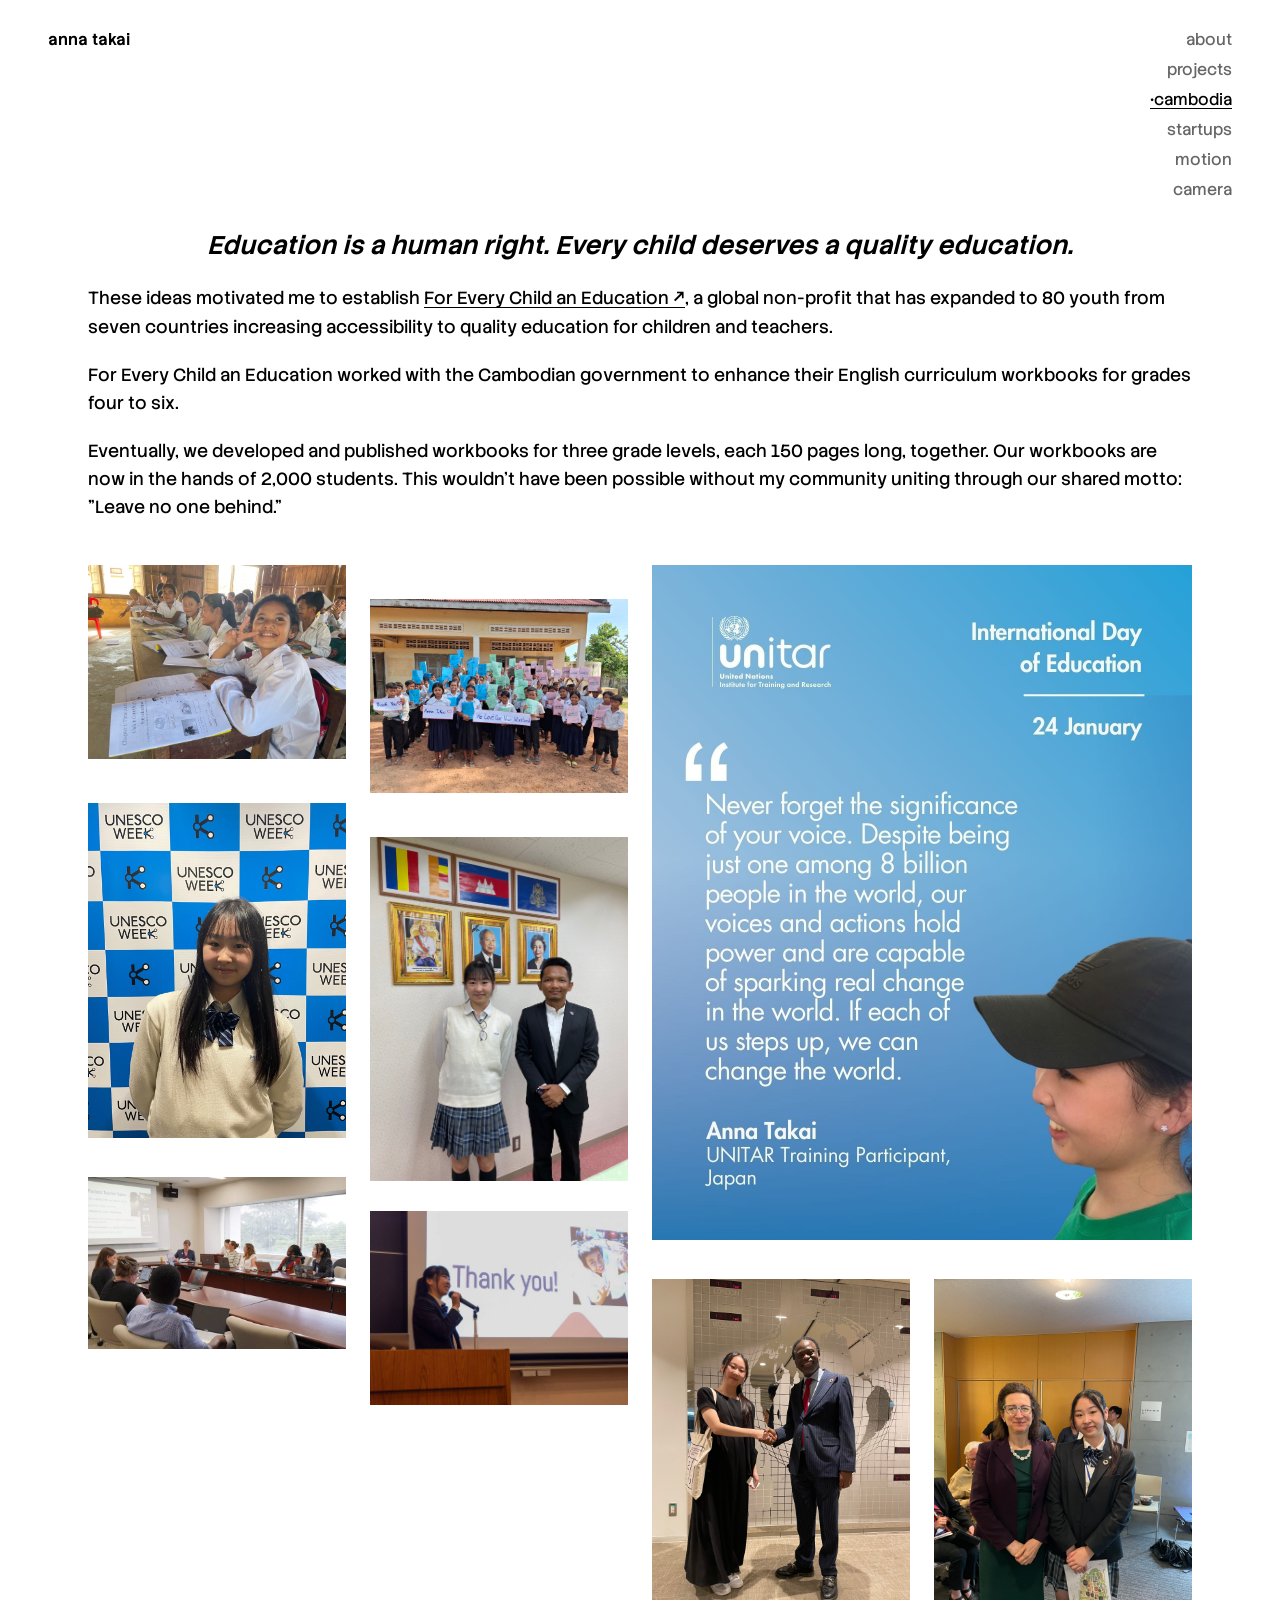
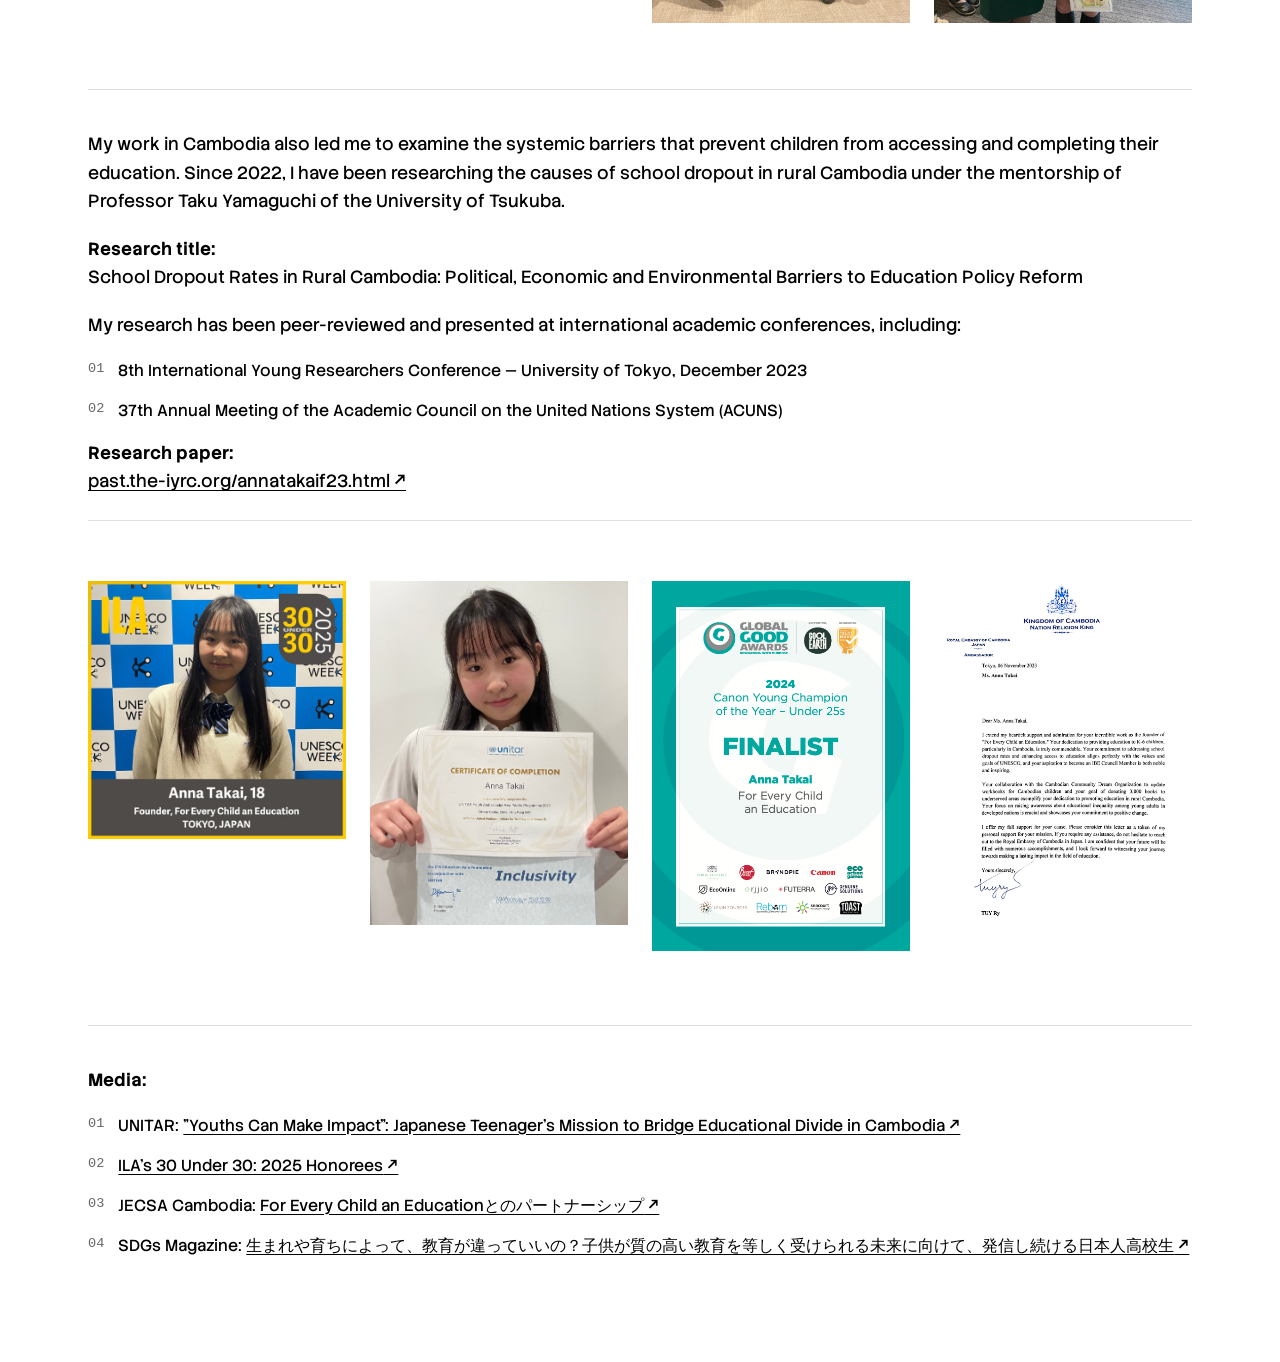
<file: cambodia.html>
<!doctype html>
<html lang="en">
<head>
<meta charset="utf-8">
<meta name="viewport" content="width=device-width, initial-scale=1">
<title>anna takai — cambodia</title>
<link rel="preconnect" href="https://fonts.googleapis.com">
<link rel="preconnect" href="https://fonts.gstatic.com" crossorigin>
<link href="https://fonts.googleapis.com/css2?family=Stack+Sans+Text:wght@200..700&display=swap" rel="stylesheet">
<link rel="stylesheet" href="style.css?v=40">
</head>
<body class="page">

<header class="site-header">
  <a class="name" href="index.html">anna takai</a>
  <nav>
    <a href="index.html">about</a>
    <a href="projects.html">projects</a>
    <a href="cambodia.html" class="active">cambodia</a>
    <a href="startups.html">startups</a>
    <a href="motion.html">motion</a>
    <a href="camera.html">camera</a>
  </nav>
</header>

<main>
  <h2 class="page-heading">Education is a human right. Every child deserves a quality education.</h2>
  <div class="story">
    <p>These ideas motivated me to establish <a class="external" href="https://foreverychildaneducation.org/" target="_blank" rel="noopener">For Every Child an Education</a>, a global non-profit that has expanded to 80 youth from seven countries increasing accessibility to quality education for children and teachers.</p>
    <p>For Every Child an Education worked with the Cambodian government to enhance their English curriculum workbooks for grades four to six.</p>
    <p>Eventually, we developed and published workbooks for three grade levels, each 150 pages long, together. Our workbooks are now in the hands of 2,000 students. This wouldn't have been possible without my community uniting through our shared motto: "Leave no one behind."</p>
  </div>

  <div class="gallery-grid size-m">
    <div class="cell"><img src="images/cambodia-real/img-7025.jpg" alt=""></div>
    <div class="cell cell-large"><img src="images/cambodia-real/unitar-quote.jpeg" alt=""></div>
    <div class="cell"><img src="images/cambodia-real/img-9636.jpg" alt=""></div>
    <div class="cell"><img src="images/cambodia-real/unesco-week.png" alt=""></div>
    <div class="cell"><img src="images/cambodia-real/cambodia-embassy.jpg" alt=""></div>
    <div class="cell"><img src="images/cambodia-real/acuns-roundtable.jpg" alt=""></div>
    <div class="cell"><img src="images/cambodia-real/iyrc-speech.jpg" alt=""></div>
    <div class="cell"><img src="images/cambodia-real/img-9457.jpg" alt=""></div>
    <div class="cell"><img src="images/cambodia-real/img-7607.jpg" alt=""></div>
  </div>

  <div class="section-divider"></div>

  <div class="story">
    <p>My work in Cambodia also led me to examine the systemic barriers that prevent children from accessing and completing their education. Since 2022, I have been researching the causes of school dropout in rural Cambodia under the mentorship of Professor Taku Yamaguchi of the University of Tsukuba.</p>

    <p><strong>Research title:</strong><br>School Dropout Rates in Rural Cambodia: Political, Economic and Environmental Barriers to Education Policy Reform</p>

    <p>My research has been peer-reviewed and presented at international academic conferences, including:</p>

    <div class="list-item"><span class="idx">01</span><span>8th International Young Researchers Conference — University of Tokyo, December 2023</span></div>
    <div class="list-item"><span class="idx">02</span><span>37th Annual Meeting of the Academic Council on the United Nations System (ACUNS)</span></div>

    <p><strong>Research paper:</strong><br><a class="external" href="https://past.the-iyrc.org/annatakaif23.html" target="_blank" rel="noopener">past.the-iyrc.org/annatakaif23.html</a></p>
  </div>

  <div class="section-divider"></div>

  <div class="gallery-grid size-m">
    <div class="cell">
      <a href="documents/30-under-30-certificate.pdf" target="_blank" rel="noopener">
        <img src="images/cambodia-real/ila-30-under-30-badge.jpg" alt="">
      </a>
    </div>
    <div class="cell"><img src="images/cambodia-real/unitar-certificate.jpg" alt=""></div>
    <div class="cell"><img src="images/cambodia-real/global-good-awards.png" alt=""></div>
    <div class="cell"><img src="images/cambodia-real/cambodia-embassy-letter.png" alt=""></div>
  </div>

  <div class="section-divider"></div>

  <div class="story">
    <p><strong>Media:</strong></p>

    <div class="list-item"><span class="idx">01</span><span>UNITAR: <a class="external" href="https://unitar.org/about/news-stories/stories/youths-can-make-impact-japanese-teenagers-mission-bridge-educational-divide-cambodia" target="_blank" rel="noopener">"Youths Can Make Impact": Japanese Teenager's Mission to Bridge Educational Divide in Cambodia</a></span></div>
    <div class="list-item"><span class="idx">02</span><span><a class="external" href="https://www.literacyworldwide.org/docs/default-source/communications/literacy-today/ila-2025-30-under-30.pdf?sfvrsn=174d9413_4" target="_blank" rel="noopener">ILA's 30 Under 30: 2025 Honorees</a></span></div>
    <div class="list-item"><span class="idx">03</span><span>JECSA Cambodia: <a class="external" href="https://jecsa-cambodia.org/activity/post-29624/" target="_blank" rel="noopener">For Every Child an Educationとのパートナーシップ</a></span></div>
    <div class="list-item"><span class="idx">04</span><span>SDGs Magazine: <a class="external" href="https://sdgsmagazine.jp/2022/09/20/7630/" target="_blank" rel="noopener">生まれや育ちによって、教育が違っていいの？子供が質の高い教育を等しく受けられる未来に向けて、発信し続ける日本人高校生</a></span></div>
  </div>
</main>

<script src="script.js?v=3"></script>
</body>
</html>
</file>
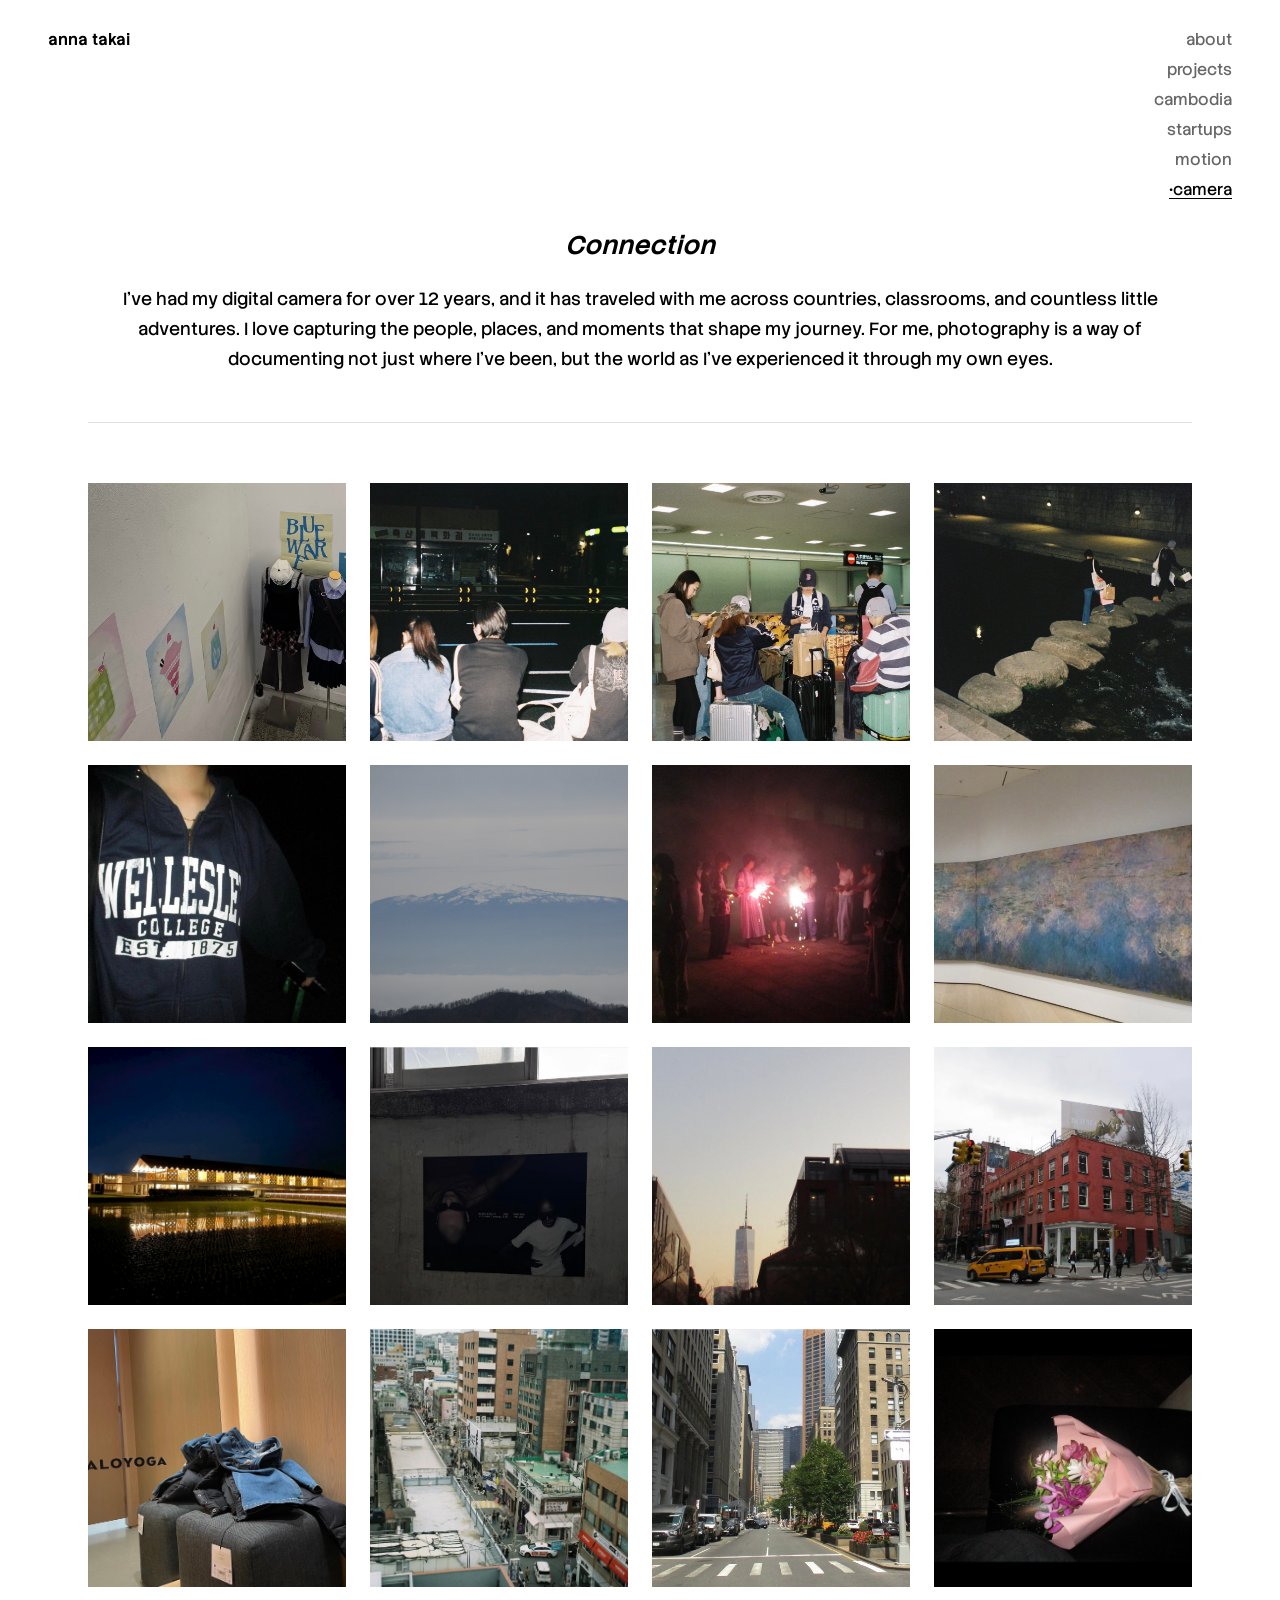
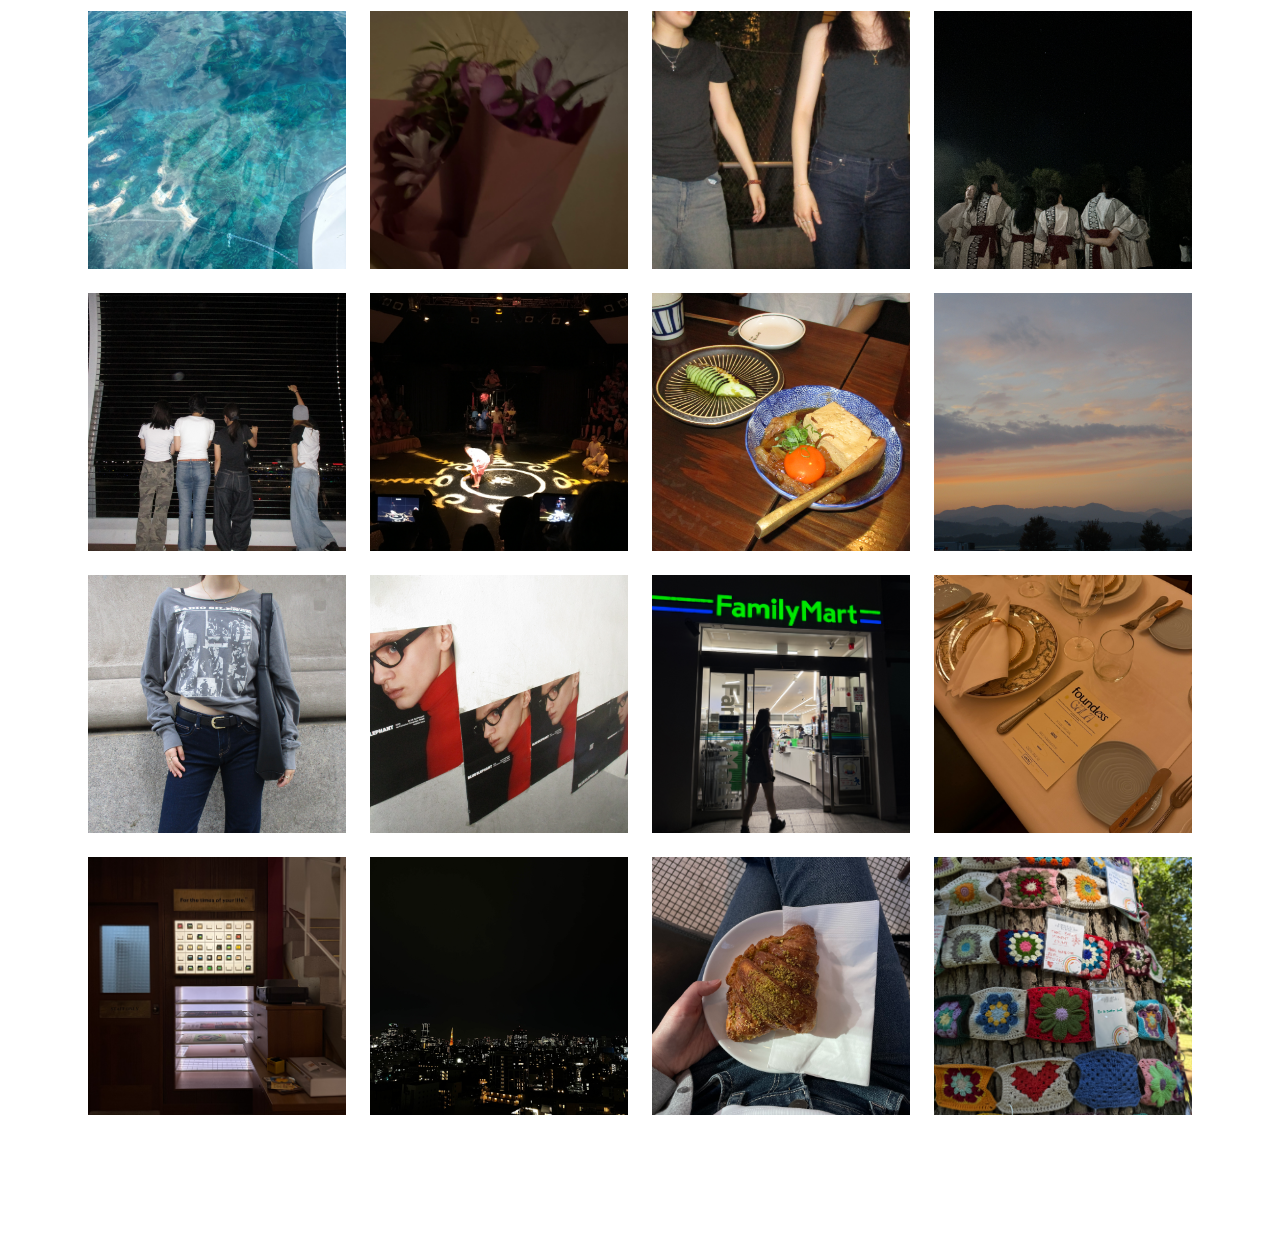
<file: camera.html>
<!doctype html>
<html lang="en">
<head>
<meta charset="utf-8">
<meta name="viewport" content="width=device-width, initial-scale=1">
<title>anna takai — camera</title>
<link rel="preconnect" href="https://fonts.googleapis.com">
<link rel="preconnect" href="https://fonts.gstatic.com" crossorigin>
<link href="https://fonts.googleapis.com/css2?family=Stack+Sans+Text:wght@200..700&display=swap" rel="stylesheet">
<link rel="stylesheet" href="style.css?v=40">
</head>
<body class="page">

<header class="site-header">
  <a class="name" href="index.html">anna takai</a>
  <nav>
    <a href="index.html">about</a>
    <a href="projects.html">projects</a>
    <a href="cambodia.html">cambodia</a>
    <a href="startups.html">startups</a>
    <a href="motion.html">motion</a>
    <a href="camera.html" class="active">camera</a>
  </nav>
</header>

<main>
  <h2 class="page-heading">Connection</h2>
  <p class="motion-intro">I've had my digital camera for over 12 years, and it has traveled with me across countries, classrooms, and countless little adventures. I love capturing the people, places, and moments that shape my journey. For me, photography is a way of documenting not just where I've been, but the world as I've experienced it through my own eyes.</p>

  <div class="section-divider"></div>

  <!-- edit each caption span's text if you want a hover description on that photo -->
  <div class="gallery-grid cropped size-m">
    <div class="cell"><img src="images/aesthetic-real/photo-01.jpg" alt=""><span class="caption"></span></div>
    <div class="cell"><img src="images/aesthetic-real/photo-02.jpg" alt=""><span class="caption"></span></div>
    <div class="cell"><img src="images/aesthetic-real/photo-03.jpg" alt=""><span class="caption"></span></div>
    <div class="cell"><img src="images/aesthetic-real/photo-04.jpg" alt=""><span class="caption"></span></div>
    <div class="cell"><img src="images/aesthetic-real/photo-05.jpg" alt=""><span class="caption"></span></div>
    <div class="cell"><img src="images/aesthetic-real/photo-39.jpg" alt=""><span class="caption"></span></div>
    <div class="cell"><img src="images/aesthetic-real/photo-07.jpg" alt=""><span class="caption"></span></div>
    <div class="cell"><img src="images/aesthetic-real/photo-08.jpg" alt=""><span class="caption"></span></div>
    <div class="cell"><img src="images/aesthetic-real/photo-09.jpg" alt=""><span class="caption"></span></div>
    <div class="cell"><img src="images/aesthetic-real/photo-10.jpg" alt=""><span class="caption"></span></div>
    <div class="cell"><img src="images/aesthetic-real/photo-11.jpg" alt=""><span class="caption"></span></div>
    <div class="cell"><img src="images/aesthetic-real/photo-12.jpg" alt=""><span class="caption"></span></div>
    <div class="cell"><img src="images/aesthetic-real/photo-13.jpg" alt=""><span class="caption"></span></div>
    <div class="cell"><img src="images/aesthetic-real/photo-14.jpg" alt=""><span class="caption"></span></div>
    <div class="cell"><img src="images/aesthetic-real/photo-15.jpg" alt=""><span class="caption"></span></div>
    <div class="cell"><img src="images/aesthetic-real/photo-16.png" alt=""><span class="caption"></span></div>
    <div class="cell"><img src="images/aesthetic-real/photo-17.jpg" alt=""><span class="caption"></span></div>
    <div class="cell"><img src="images/aesthetic-real/photo-18.jpg" alt=""><span class="caption"></span></div>    <div class="cell"><img src="images/aesthetic-real/photo-20.jpg" alt=""><span class="caption"></span></div>    <div class="cell"><img src="images/aesthetic-real/photo-22.jpg" alt=""><span class="caption"></span></div>
    <div class="cell"><img src="images/aesthetic-real/photo-23.jpg" alt=""><span class="caption"></span></div>
    <div class="cell"><img src="images/aesthetic-real/photo-37.jpg" alt=""><span class="caption"></span></div>    <div class="cell"><img src="images/aesthetic-real/photo-26.jpg" alt=""><span class="caption"></span></div>
    <div class="cell"><img src="images/aesthetic-real/photo-38.jpg" alt=""><span class="caption"></span></div>
    <div class="cell"><img src="images/aesthetic-real/photo-28.jpg" alt=""><span class="caption"></span></div>
    <div class="cell"><img src="images/aesthetic-real/photo-29.jpg" alt=""><span class="caption"></span></div>
    <div class="cell"><img src="images/aesthetic-real/photo-30.jpg" alt=""><span class="caption"></span></div>
    <div class="cell"><img src="images/aesthetic-real/photo-31.jpg" alt=""><span class="caption"></span></div>
    <div class="cell"><img src="images/aesthetic-real/photo-34.jpg" alt=""><span class="caption"></span></div>
    <div class="cell"><img src="images/aesthetic-real/photo-35.jpg" alt=""><span class="caption"></span></div>
    <div class="cell"><img src="images/aesthetic-real/photo-36.jpg" alt=""><span class="caption"></span></div>
    <div class="cell"><img src="images/aesthetic-real/photo-40.jpg" alt=""><span class="caption"></span></div>
  </div>
</main>

<script src="script.js?v=3"></script>
<script src="lightbox.js"></script>
</body>
</html>
</file>
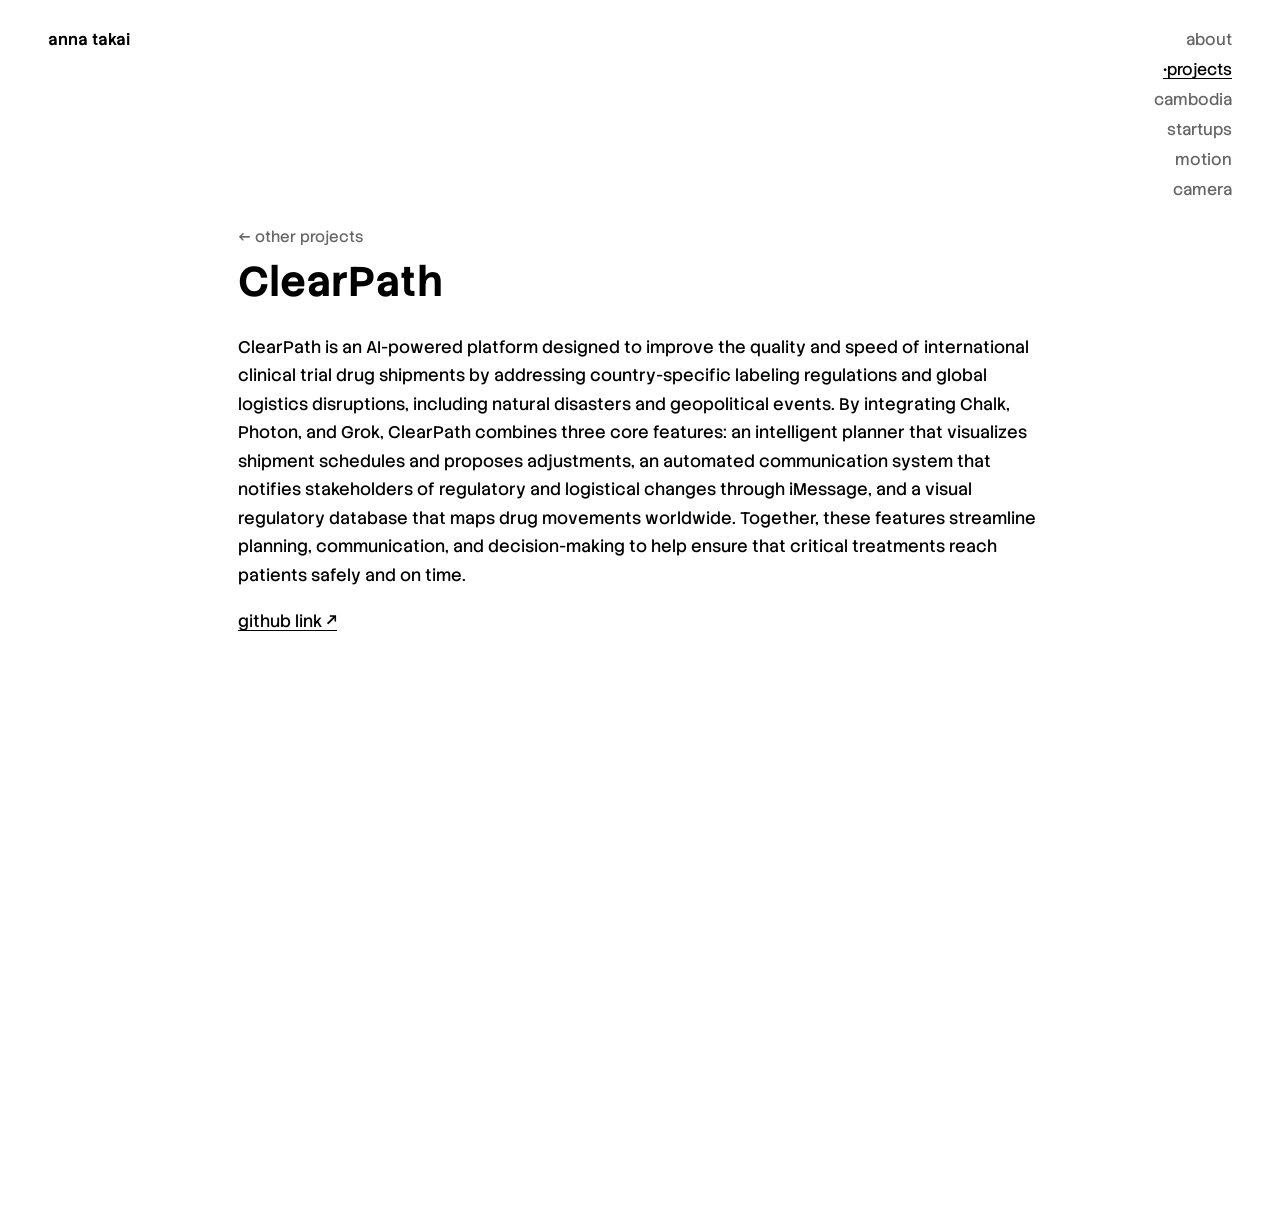
<file: clearpath.html>
<!doctype html>
<html lang="en">
<head>
<meta charset="utf-8">
<meta name="viewport" content="width=device-width, initial-scale=1">
<title>anna takai — clearpath</title>
<link rel="preconnect" href="https://fonts.googleapis.com">
<link rel="preconnect" href="https://fonts.gstatic.com" crossorigin>
<link href="https://fonts.googleapis.com/css2?family=Stack+Sans+Text:wght@200..700&display=swap" rel="stylesheet">
<link rel="stylesheet" href="style.css?v=40">
</head>
<body class="page">

<header class="site-header">
  <a class="name" href="index.html">anna takai</a>
  <nav>
    <a href="index.html">about</a>
    <a href="projects.html" class="active">projects</a>
    <a href="cambodia.html">cambodia</a>
    <a href="startups.html">startups</a>
    <a href="motion.html">motion</a>
    <a href="camera.html">camera</a>
  </nav>
</header>

<main class="narrow">
  <div class="project-detail">
    <div class="project-title-row">
      <a class="project-back" href="projects.html">&larr; other projects</a>
      <h1 class="project-title">ClearPath</h1>
    </div>
    <p class="project-description">ClearPath is an AI-powered platform designed to improve the quality and speed of international clinical trial drug shipments by addressing country-specific labeling regulations and global logistics disruptions, including natural disasters and geopolitical events. By integrating Chalk, Photon, and Grok, ClearPath combines three core features: an intelligent planner that visualizes shipment schedules and proposes adjustments, an automated communication system that notifies stakeholders of regulatory and logistical changes through iMessage, and a visual regulatory database that maps drug movements worldwide. Together, these features streamline planning, communication, and decision-making to help ensure that critical treatments reach patients safely and on time.</p>
    <p class="project-link"><a class="external" href="https://github.com/oliverywu/ClearPath/tree/main" target="_blank" rel="noopener">github link</a></p>
    <iframe class="project-video" style="aspect-ratio:16/9;" src="https://www.youtube.com/embed/yicXCW7Uulg" title="ClearPath demo" frameborder="0" allow="accelerometer; autoplay; clipboard-write; encrypted-media; gyroscope; picture-in-picture; web-share" allowfullscreen></iframe>
  </div>
</main>

<script src="script.js?v=3"></script>
</body>
</html>
</file>
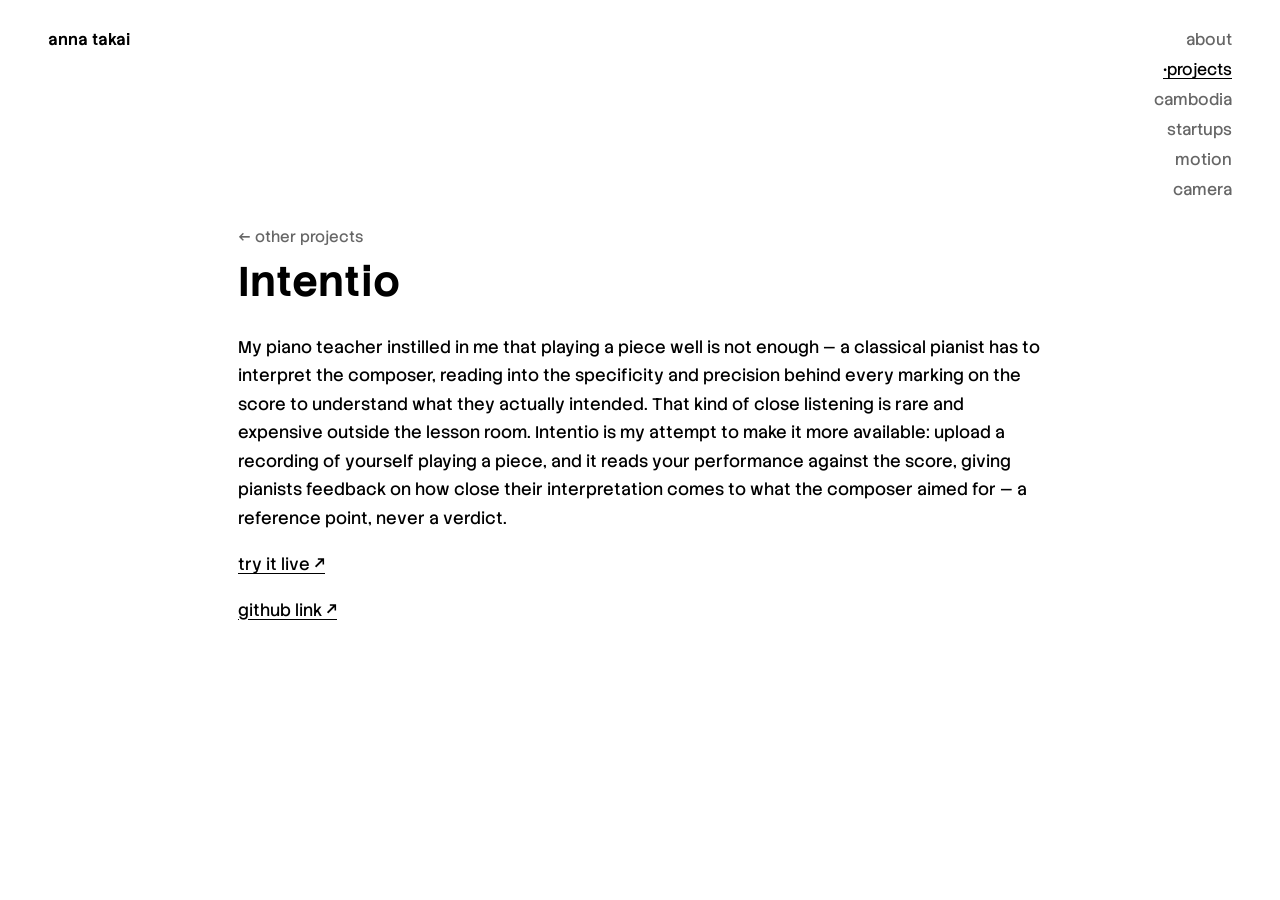
<file: intentio.html>
<!doctype html>
<html lang="en">
<head>
<meta charset="utf-8">
<meta name="viewport" content="width=device-width, initial-scale=1">
<title>anna takai — intentio</title>
<link rel="preconnect" href="https://fonts.googleapis.com">
<link rel="preconnect" href="https://fonts.gstatic.com" crossorigin>
<link href="https://fonts.googleapis.com/css2?family=Stack+Sans+Text:wght@200..700&display=swap" rel="stylesheet">
<link rel="stylesheet" href="style.css?v=40">
</head>
<body class="page">

<header class="site-header">
  <a class="name" href="index.html">anna takai</a>
  <nav>
    <a href="index.html">about</a>
    <a href="projects.html" class="active">projects</a>
    <a href="cambodia.html">cambodia</a>
    <a href="startups.html">startups</a>
    <a href="motion.html">motion</a>
    <a href="camera.html">camera</a>
  </nav>
</header>

<main class="narrow">
  <div class="project-detail">
    <div class="project-title-row">
      <a class="project-back" href="projects.html">&larr; other projects</a>
      <h1 class="project-title">Intentio</h1>
    </div>
    <p class="project-description">My piano teacher instilled in me that playing a piece well is not enough — a classical pianist has to interpret the composer, reading into the specificity and precision behind every marking on the score to understand what they actually intended. That kind of close listening is rare and expensive outside the lesson room. Intentio is my attempt to make it more available: upload a recording of yourself playing a piece, and it reads your performance against the score, giving pianists feedback on how close their interpretation comes to what the composer aimed for — a reference point, never a verdict.</p>
    <p class="project-link"><a class="external" href="https://music-y0ro.onrender.com/" target="_blank" rel="noopener">try it live</a></p>
    <p class="project-link"><a class="external" href="https://github.com/annatakai/music" target="_blank" rel="noopener">github link</a></p>
  </div>
</main>

<script src="script.js?v=3"></script>
</body>
</html>
</file>
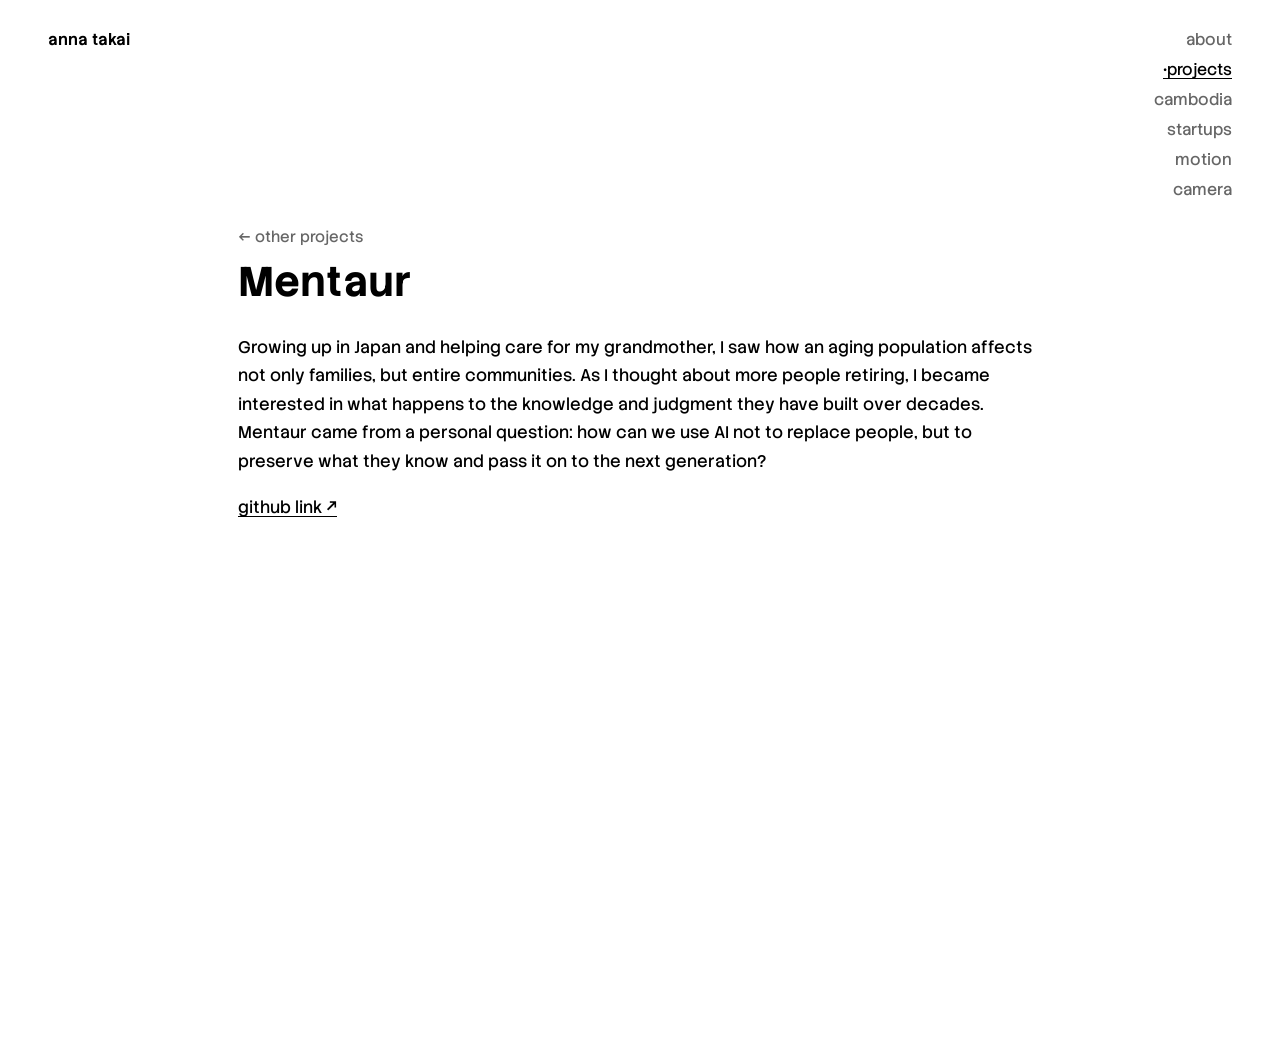
<file: mentaur.html>
<!doctype html>
<html lang="en">
<head>
<meta charset="utf-8">
<meta name="viewport" content="width=device-width, initial-scale=1">
<title>anna takai — mentaur</title>
<link rel="preconnect" href="https://fonts.googleapis.com">
<link rel="preconnect" href="https://fonts.gstatic.com" crossorigin>
<link href="https://fonts.googleapis.com/css2?family=Stack+Sans+Text:wght@200..700&display=swap" rel="stylesheet">
<link rel="stylesheet" href="style.css?v=40">
</head>
<body class="page">

<header class="site-header">
  <a class="name" href="index.html">anna takai</a>
  <nav>
    <a href="index.html">about</a>
    <a href="projects.html" class="active">projects</a>
    <a href="cambodia.html">cambodia</a>
    <a href="startups.html">startups</a>
    <a href="motion.html">motion</a>
    <a href="camera.html">camera</a>
  </nav>
</header>

<main class="narrow">
  <div class="project-detail">
    <div class="project-title-row">
      <a class="project-back" href="projects.html">&larr; other projects</a>
      <h1 class="project-title">Mentaur</h1>
    </div>
    <p class="project-description">Growing up in Japan and helping care for my grandmother, I saw how an aging population affects not only families, but entire communities. As I thought about more people retiring, I became interested in what happens to the knowledge and judgment they have built over decades. Mentaur came from a personal question: how can we use AI not to replace people, but to preserve what they know and pass it on to the next generation?</p>
    <p class="project-link"><a class="external" href="https://github.com/Farmer-Nation/hacknation/tree/version2" target="_blank" rel="noopener">github link</a></p>
    <video class="project-video" autoplay muted loop playsinline>
      <source src="videos/mentaur.mp4" type="video/mp4">
    </video>
  </div>
</main>

<script src="script.js?v=3"></script>
</body>
</html>
</file>
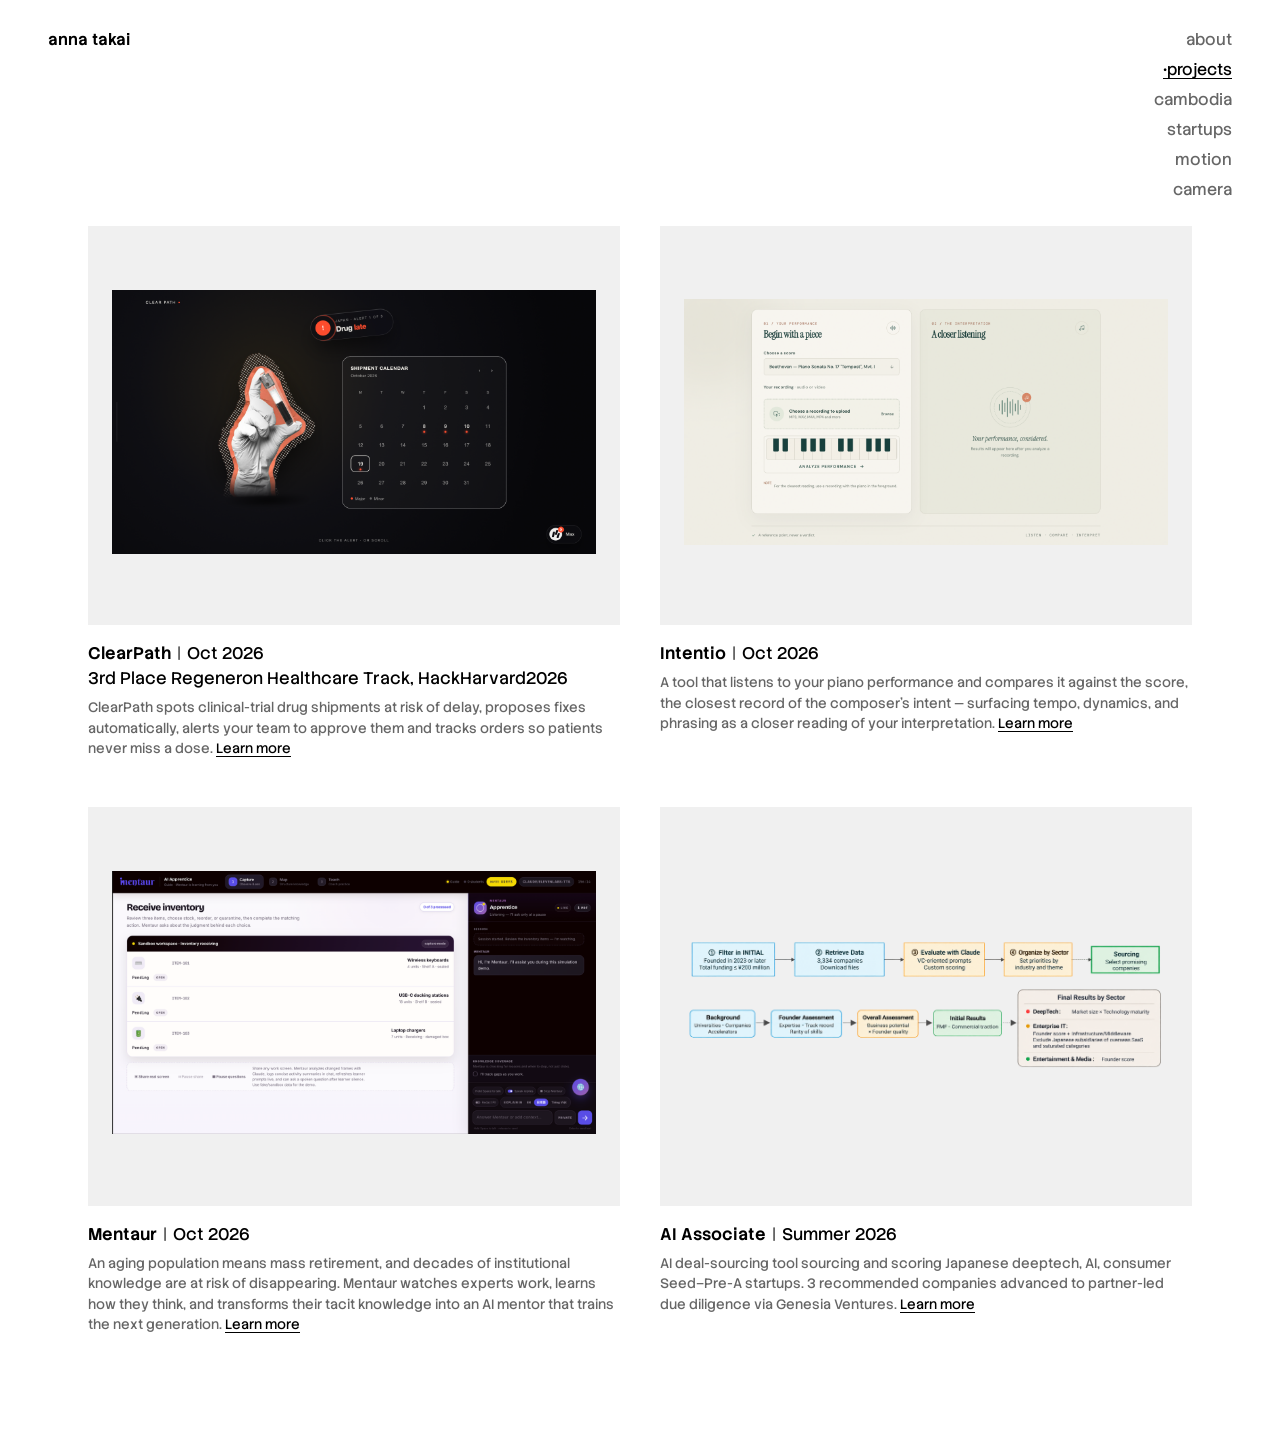
<file: projects.html>
<!doctype html>
<html lang="en">
<head>
<meta charset="utf-8">
<meta name="viewport" content="width=device-width, initial-scale=1">
<title>anna takai — projects</title>
<link rel="preconnect" href="https://fonts.googleapis.com">
<link rel="preconnect" href="https://fonts.gstatic.com" crossorigin>
<link href="https://fonts.googleapis.com/css2?family=Stack+Sans+Text:wght@200..700&display=swap" rel="stylesheet">
<link rel="stylesheet" href="style.css?v=40">
</head>
<body class="page">

<header class="site-header">
  <a class="name" href="index.html">anna takai</a>
  <nav>
    <a href="index.html">about</a>
    <a href="projects.html" class="active">projects</a>
    <a href="cambodia.html">cambodia</a>
    <a href="startups.html">startups</a>
    <a href="motion.html">motion</a>
    <a href="camera.html">camera</a>
  </nav>
</header>

<main>
  <div class="project-grid">
    <div>
      <div class="project-image"><a href="clearpath.html"><img src="images/projects-real/clearpath.png" alt="ClearPath shipment calendar and drug delay alert interface"></a></div>
      <div class="project-caption">
        <div class="caption-title"><strong>ClearPath</strong><span class="sep">|</span>Oct 2026<br>3rd Place Regeneron Healthcare Track, HackHarvard2026</div>
        <span class="caption-desc">ClearPath spots clinical-trial drug shipments at risk of delay, proposes fixes automatically, alerts your team to approve them and tracks orders so patients never miss a dose. <a href="clearpath.html">Learn more</a></span>
      </div>
    </div>
    <div>
      <div class="project-image"><a href="https://music-y0ro.onrender.com/"><img src="images/projects-real/intentio.png" alt="Intentio piano performance analysis interface"></a></div>
      <div class="project-caption">
        <div class="caption-title"><strong>Intentio</strong><span class="sep">|</span>Oct 2026</div>
        <span class="caption-desc">A tool that listens to your piano performance and compares it against the score, the closest record of the composer's intent — surfacing tempo, dynamics, and phrasing as a closer reading of your interpretation. <a href="intentio.html">Learn more</a></span>
      </div>
    </div>
    <div>
      <div class="project-image"><a href="https://hacknation-30mb.onrender.com/"><img src="images/projects-real/mentaur.png" alt="Mentaur AI Apprentice inventory receiving interface"></a></div>
      <div class="project-caption">
        <div class="caption-title"><strong>Mentaur</strong><span class="sep">|</span>Oct 2026</div>
        <span class="caption-desc">An aging population means mass retirement, and decades of institutional knowledge are at risk of disappearing. Mentaur watches experts work, learns how they think, and transforms their tacit knowledge into an AI mentor that trains the next generation. <a href="mentaur.html">Learn more</a></span>
      </div>
    </div>
    <div>
      <div class="project-image"><a href="projects.html"><img src="images/projects-real/ai-associate.png" alt="AI Associate deal-sourcing pipeline diagram"></a></div>
      <div class="project-caption">
        <div class="caption-title"><strong>AI Associate</strong><span class="sep">|</span>Summer 2026</div>
        <span class="caption-desc">AI deal-sourcing tool sourcing and scoring Japanese deeptech, AI, consumer Seed–Pre-A startups. 3 recommended companies advanced to partner-led due diligence via Genesia Ventures. <a href="mailto:at137@wellesley.edu">Learn more</a></span>
      </div>
    </div>
  </div>
</main>

</body>
</html>
</file>
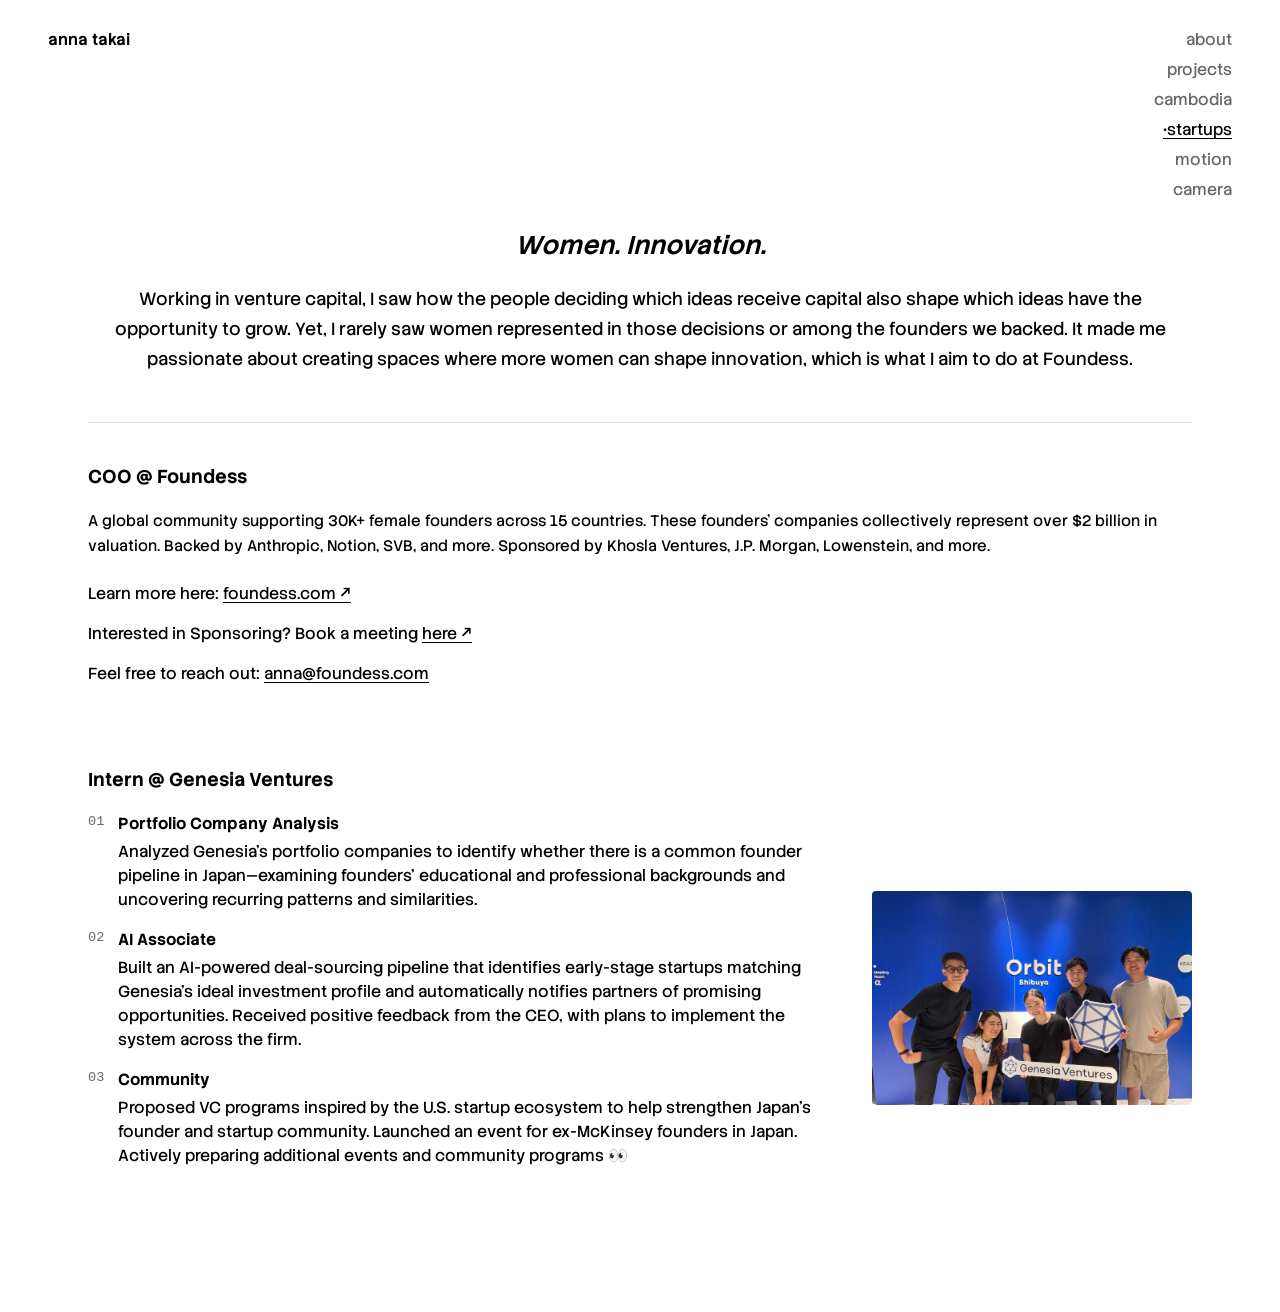
<file: startups.html>
<!doctype html>
<html lang="en">
<head>
<meta charset="utf-8">
<meta name="viewport" content="width=device-width, initial-scale=1">
<title>anna takai — startups</title>
<link rel="preconnect" href="https://fonts.googleapis.com">
<link rel="preconnect" href="https://fonts.gstatic.com" crossorigin>
<link href="https://fonts.googleapis.com/css2?family=Stack+Sans+Text:wght@200..700&display=swap" rel="stylesheet">
<link rel="stylesheet" href="style.css?v=40">
</head>
<body class="page">

<header class="site-header">
  <a class="name" href="index.html">anna takai</a>
  <nav>
    <a href="index.html">about</a>
    <a href="projects.html">projects</a>
    <a href="cambodia.html">cambodia</a>
    <a href="startups.html" class="active">startups</a>
    <a href="motion.html">motion</a>
    <a href="camera.html">camera</a>
  </nav>
</header>

<main>
  <h2 class="page-heading">Women. Innovation.</h2>
  <p class="motion-intro">Working in venture capital, I saw how the people deciding which ideas receive capital also shape which ideas have the opportunity to grow. Yet, I rarely saw women represented in those decisions or among the founders we backed. It made me passionate about creating spaces where more women can shape innovation, which is what I aim to do at Foundess.</p>

  <div class="section-divider"></div>

  <div class="section-block">
    <h3>COO @ Foundess</h3>
    <p>A global community supporting 30K+ female founders across 15 countries. These founders' companies collectively represent over $2 billion in valuation. Backed by Anthropic, Notion, SVB, and more. Sponsored by Khosla Ventures, J.P. Morgan, Lowenstein, and more.</p>
    <div class="list-item list-item-spaced"><span>Learn more here: <a class="external" href="https://www.foundess.com/" target="_blank" rel="noopener">foundess.com</a></span></div>
    <div class="list-item"><span>Interested in Sponsoring? Book a meeting <a class="external" href="https://cal.com/anna-takai-mcpcth/30min?overlayCalendar=true&amp;month=2026-10&amp;date=2026-10-05" target="_blank" rel="noopener">here</a></span></div>
    <div class="list-item"><span>Feel free to reach out: <a href="mailto:anna@foundess.com">anna@foundess.com</a></span></div>

    <div class="ig-scroll">
      <div class="ig-embed">
        <blockquote class="instagram-media" data-instgrm-permalink="https://www.instagram.com/p/DceyyeIHKsg/" data-instgrm-version="14"></blockquote>
      </div>
      <div class="ig-embed">
        <blockquote class="instagram-media" data-instgrm-permalink="https://www.instagram.com/p/DcHfipgtDEv/" data-instgrm-version="14"></blockquote>
      </div>
      <div class="ig-embed">
        <blockquote class="instagram-media" data-instgrm-permalink="https://www.instagram.com/p/DV_glUDjXkk/" data-instgrm-version="14"></blockquote>
      </div>
    </div>
  </div>

  <div class="section-block">
    <h3>Intern @ Genesia Ventures</h3>
    <div class="section-block-flex">
      <div class="section-block-text">
        <div class="list-item">
          <span class="idx">01</span>
          <span><strong>Portfolio Company Analysis</strong><br>
          Analyzed Genesia's portfolio companies to identify whether there is a common founder pipeline in Japan—examining founders' educational and professional backgrounds and uncovering recurring patterns and similarities.</span>
        </div>
        <div class="list-item">
          <span class="idx">02</span>
          <span><strong>AI Associate</strong><br>
          Built an AI-powered deal-sourcing pipeline that identifies early-stage startups matching Genesia's ideal investment profile and automatically notifies partners of promising opportunities. Received positive feedback from the CEO, with plans to implement the system across the firm.</span>
        </div>
        <div class="list-item">
          <span class="idx">03</span>
          <span><strong>Community</strong><br>
          Proposed VC programs inspired by the U.S. startup ecosystem to help strengthen Japan's founder and startup community. Launched an event for ex-McKinsey founders in Japan. Actively preparing additional events and community programs 👀</span>
        </div>
      </div>
      <img class="section-block-photo" src="images/startups-real/genesia-team.jpg" alt="Anna Takai with the Genesia Ventures team">
    </div>
  </div>
</main>

<script async src="//www.instagram.com/embed.js"></script>
</body>
</html>
</file>
<file: style.css>
:root {
  --ink: #000;
  --muted: #666;
  --line: #e0e0e0;
  --bg: #fff;
  --mono: "SF Mono", "Menlo", "Consolas", monospace;
  --sans: "Stack Sans Text", -apple-system, "Helvetica Neue", Arial, sans-serif;
}

* { box-sizing: border-box; }

html, body {
  margin: 0;
  padding: 0;
  background: var(--bg);
  color: var(--ink);
  font-family: var(--sans);
  font-size: 16px;
  line-height: 1.5;
}

a {
  color: var(--ink);
  text-decoration: underline;
  text-underline-offset: 3px;
}

a.external::after {
  content: " \2197";
}

/* ---------- intro splash (about page) ---------- */

.intro-overlay {
  position: fixed;
  inset: 0;
  background: var(--bg);
  display: flex;
  align-items: center;
  justify-content: center;
  z-index: 9999;
  opacity: 1;
  transition: opacity 1.8s ease;
}

.intro-overlay.hide {
  opacity: 0;
  pointer-events: none;
}

.intro-text {
  font-size: 1.75rem;
  font-weight: 600;
  letter-spacing: 0.02em;
}

.intro-text::after {
  content: "|";
  margin-left: 3px;
  animation: intro-blink 0.8s steps(1) infinite;
}

@keyframes intro-blink {
  50% { opacity: 0; }
}

/* ---------- top banner (about page) ---------- */

.hero {
  position: relative;
  width: 100%;
  height: 100vh;
  overflow: hidden;
  background: var(--bg);
}

.hero video {
  width: 100%;
  height: 100%;
  object-fit: cover;
  display: block;
}

.mute-toggle {
  position: absolute;
  bottom: 24px;
  right: 24px;
  z-index: 10;
  display: flex;
  align-items: center;
  justify-content: center;
  width: 40px;
  height: 40px;
  background: rgba(0, 0, 0, 0.5);
  color: #fff;
  border: 1px solid rgba(255, 255, 255, 0.5);
  border-radius: 50%;
  padding: 0;
  cursor: pointer;
}

.mute-toggle:hover {
  background: rgba(0, 0, 0, 0.75);
}

.mute-toggle svg {
  width: 20px;
  height: 20px;
}

.mute-toggle.is-muted .icon-unmuted,
.mute-toggle:not(.is-muted) .icon-muted {
  display: none;
}

/* ---------- header / nav ---------- */

header.site-header {
  position: fixed;
  top: 0;
  left: 0;
  right: 0;
  z-index: 1000;
  display: flex;
  justify-content: space-between;
  align-items: flex-start;
  padding: 28px 48px;
  background: transparent;
}

body.page {
  padding-top: 170px;
}

header.site-header .name {
  font-weight: 600;
  text-decoration: none;
  color: var(--ink);
}

header.site-header nav {
  display: flex;
  flex-direction: column;
  align-items: flex-end;
  gap: 6px;
}

header.site-header nav a {
  text-decoration: none;
  color: var(--muted);
}

header.site-header nav a.active {
  color: var(--ink);
  text-decoration: underline;
  text-underline-offset: 3px;
}

header.site-header.over-video .name,
header.site-header.over-video nav a,
header.site-header.over-video nav a.active {
  color: #fff;
}

header.site-header nav a.active::before {
  content: "\2022 ";
}

/* ---------- main content ---------- */

main {
  max-width: 1200px;
  margin: 0 auto;
  padding: 56px 48px 80px 48px;
}

main.narrow {
  max-width: 900px;
}

body.home main.narrow {
  max-width: 1080px;
}

.intro {
  max-width: 1100px;
  padding: 0 48px;
  text-align: left;
  display: flex;
  align-items: flex-start;
  gap: 48px;
}

body.home .intro {
  margin-top: 56px;
}

.intro-bio {
  flex: 1;
  min-width: 0;
}

.intro-photo {
  width: 280px;
  aspect-ratio: 3 / 4;
  object-fit: cover;
  object-position: 50% 25%;
  flex-shrink: 0;
  border-radius: 4px;
}

.intro p {
  margin: 0 0 20px 0;
  font-size: 1.35rem;
  line-height: 1.5;
  font-weight: 400;
}

.intro-roles {
  margin-top: 36px;
  padding-top: 28px;
  border-top: 1px solid var(--line);
}

.intro-roles .list-item {
  margin-bottom: 14px;
}

.intro-roles .list-item:last-child {
  margin-bottom: 0;
}

.intro-roles .list-item strong {
  color: var(--ink);
  font-size: 1rem;
  margin-bottom: 2px;
}

.intro-roles .list-item span {
  color: var(--muted);
  font-size: 0.95rem;
  line-height: 1.5;
}

.columns {
  display: grid;
  grid-template-columns: 1fr 1fr;
  gap: 48px;
  margin-top: 56px;
}

.columns h3 {
  margin: 0 0 18px 0;
  font-size: 1rem;
}

.list-item {
  display: flex;
  gap: 14px;
  margin-bottom: 16px;
  align-items: flex-start;
}

.list-item-spaced {
  margin-top: 24px;
}

.list-item strong {
  display: inline-block;
  margin-bottom: 4px;
}

.list-item .idx {
  font-family: var(--mono);
  color: var(--muted);
  font-size: 0.85rem;
  flex-shrink: 0;
}

.footer-columns {
  display: grid;
  grid-template-columns: 1fr 1fr;
  gap: 48px;
  margin-top: 72px;
  padding-top: 32px;
  border-top: 1px solid var(--line);
}

.footer-columns h3 {
  margin: 0 0 14px 0;
  font-size: 1rem;
}

.footer-links {
  display: grid;
  grid-template-columns: 1fr 1fr;
  gap: 8px 24px;
}

/* ---------- gallery pages (cambodia / aesthetic) ---------- */

.section-divider {
  border-top: 1px solid var(--line);
  margin: 20px 0 40px 0;
}

.story {
  max-width: 1400px;
  margin-bottom: 24px;
}

.story p {
  margin: 0 0 20px 0;
  font-size: 1.1rem;
  line-height: 1.6;
}

.gallery-controls {
  display: flex;
  gap: 16px;
  margin: 40px 0 32px 0;
  font-family: var(--mono);
  font-size: 0.9rem;
}

.gallery-controls button {
  background: none;
  border: none;
  font-family: var(--mono);
  font-size: 0.9rem;
  color: var(--muted);
  cursor: pointer;
  padding: 0;
}

.gallery-controls button.active {
  color: var(--ink);
  text-decoration: underline;
  text-underline-offset: 3px;
}

.gallery-grid {
  display: grid;
  grid-template-columns: repeat(4, 1fr);
  grid-auto-rows: 10px;
  gap: 24px;
  padding: 20px 0 40px 0;
}

.gallery-grid.size-s { grid-template-columns: repeat(6, 1fr); }
.gallery-grid.size-l { grid-template-columns: repeat(2, 1fr); }

.gallery-grid .cell {
  overflow: hidden;
}

.gallery-grid .cell-large {
  grid-column: 3 / span 2;
}


.gallery-grid .cell img {
  width: 100%;
  height: auto;
  display: block;
}

.gallery-grid:not(.cropped) .cell img {
  transition: transform 0.25s ease, filter 0.25s ease;
}

.gallery-grid:not(.cropped) .cell:hover img {
  transform: scale(1.04);
  filter: brightness(0.75);
}

/* uniform cropped grid (aesthetic page) with hover caption + click-pop */

.gallery-grid.cropped {
  grid-auto-rows: auto;
}

.gallery-grid.cropped .cell {
  position: relative;
  aspect-ratio: 1 / 1;
  background: #eee;
  cursor: pointer;
}

.gallery-grid.cropped .cell img {
  width: 100%;
  height: 100%;
  object-fit: cover;
}

.gallery-grid.cropped .cell .caption {
  position: absolute;
  inset: 0;
  display: flex;
  align-items: flex-end;
  padding: 16px;
  background: linear-gradient(to top, rgba(0, 0, 0, 0.65), rgba(0, 0, 0, 0) 55%);
  color: #fff;
  font-weight: 200;
  font-size: 0.9rem;
  letter-spacing: 0.01em;
  opacity: 0;
  transition: opacity 0.3s ease;
  pointer-events: none;
}

.gallery-grid.cropped .cell:hover .caption {
  opacity: 1;
}

.gallery-grid.cropped .cell.popped {
  animation: cell-pop 0.35s ease;
}

@keyframes cell-pop {
  0% { transform: scale(1); }
  45% { transform: scale(1.06); }
  100% { transform: scale(1); }
}

/* lightbox (click-to-enlarge) */

.lightbox-overlay {
  position: fixed;
  inset: 0;
  background: rgba(0, 0, 0, 0.9);
  display: flex;
  align-items: center;
  justify-content: center;
  z-index: 1000;
  opacity: 0;
  pointer-events: none;
  transition: opacity 0.2s ease;
}

.lightbox-overlay.active {
  opacity: 1;
  pointer-events: auto;
}

.lightbox-overlay img {
  max-width: 90vw;
  max-height: 90vh;
  width: auto;
  height: auto;
  object-fit: contain;
  box-shadow: 0 10px 40px rgba(0, 0, 0, 0.5);
  cursor: zoom-out;
}

/* ---------- project detail pages ---------- */

.project-detail {
  max-width: 900px;
}

.project-title-row {
  display: flex;
  flex-direction: column;
  align-items: flex-start;
  gap: 10px;
  margin: 0 0 28px 0;
}

.project-title {
  text-align: left;
  font-size: 2.6rem;
  font-weight: 700;
  line-height: 1.1;
  margin: 0;
}

.project-back {
  font-size: 0.95rem;
  color: var(--muted);
  text-decoration: none;
  white-space: nowrap;
}

.project-back:hover {
  color: var(--ink);
  text-decoration: underline;
  text-underline-offset: 3px;
}

.project-description {
  text-align: left;
  color: var(--ink);
  font-size: 1.05rem;
  font-weight: 400;
  line-height: 1.7;
  margin: 0;
}

.project-link {
  margin: 20px 0 0 0;
  font-size: 1.05rem;
}

.project-video {
  display: block;
  width: 100%;
  margin-top: 40px;
  border-radius: 4px;
}

/* ---------- motion page ---------- */

.motion-intro {
  text-align: center;
  color: var(--ink);
  font-size: 1.1rem;
  line-height: 1.7;
  margin: 20px 0 48px 0;
}

.page-heading {
  text-align: center;
  color: var(--ink);
  font-size: 1.6rem;
  font-weight: 600;
  font-style: italic;
  margin: 0 0 20px 0;
}

.video-grid {
  display: grid;
  grid-template-columns: repeat(2, 1fr);
  gap: 24px;
  padding-bottom: 40px;
}

.video-cell {
  position: relative;
  display: block;
  aspect-ratio: 16 / 9;
  overflow: hidden;
  background: #eee;
}

.video-cell img {
  width: 100%;
  height: 100%;
  object-fit: cover;
  display: block;
  transition: transform 0.25s ease, filter 0.25s ease;
}

.video-cell:hover img {
  transform: scale(1.04);
  filter: brightness(0.7);
}

/* ---------- projects page ---------- */

.project-grid {
  display: grid;
  grid-template-columns: repeat(2, 1fr);
  gap: 48px 40px;
  padding-bottom: 40px;
}

.project-grid .project-image {
  aspect-ratio: 4 / 3;
  background: #f0f0f0;
  display: flex;
  align-items: center;
  justify-content: center;
  overflow: hidden;
  padding: 24px;
}

.project-grid .project-image img {
  width: 100%;
  height: 100%;
  object-fit: contain;
  transition: transform 0.25s ease, filter 0.25s ease;
}

.project-grid .project-image:hover img {
  transform: scale(1.04);
  filter: brightness(0.75);
}

.project-grid .project-image.placeholder {
  border: 1px dashed var(--line);
  color: var(--muted);
  font-size: 0.9rem;
}

.project-grid .project-caption {
  margin-top: 16px;
}

.project-grid .project-caption .caption-title {
  font-size: 1.05rem;
}

.project-grid .project-caption .caption-title strong {
  font-weight: 600;
}

.project-grid .project-caption .sep {
  color: var(--muted);
  margin: 0 6px;
}

.project-grid .project-caption .caption-desc {
  display: block;
  margin-top: 6px;
  font-size: 0.85rem;
  color: var(--muted);
  line-height: 1.5;
}

@media (max-width: 720px) {
  .project-grid {
    grid-template-columns: 1fr;
  }
}

/* ---------- simple content page (startups / motion) ---------- */

.section-block {
  margin-bottom: 48px;
}

.section-block h3 {
  margin: 0 0 18px 0;
}

.section-block p {
  margin: 0 0 20px 0;
  font-size: 0.95rem;
  line-height: 1.6;
}

.section-block-flex {
  display: flex;
  align-items: center;
  gap: 48px;
}

.section-block-text {
  flex: 1;
  min-width: 0;
}

.section-block-photo {
  width: 320px;
  aspect-ratio: 3 / 2;
  object-fit: cover;
  flex-shrink: 0;
  border-radius: 4px;
}

.ig-scroll {
  display: flex;
  gap: 24px;
  margin-top: 16px;
  overflow-x: auto;
  padding-bottom: 16px;
}

.ig-embed {
  flex-shrink: 0;
  width: 340px;
}

.ig-embed .instagram-media {
  margin: 0 !important;
  min-width: 0 !important;
  width: 100% !important;
}

@media (max-width: 720px) {
  .section-block-flex {
    flex-direction: column;
  }
  .section-block-photo {
    width: 100%;
  }
}

@media (max-width: 720px) {
  header.site-header {
    flex-direction: column;
    gap: 16px;
    padding: 24px 24px 0 24px;
  }
  header.site-header nav {
    align-items: flex-start;
  }
  main { padding: 32px 24px 60px 24px; }
  .columns, .footer-columns { grid-template-columns: 1fr; gap: 32px; }
  .gallery-grid, .gallery-grid.size-s, .gallery-grid.size-l {
    grid-template-columns: repeat(2, 1fr);
  }
  .gallery-grid .cell-large {
    grid-column: 1 / span 2;
  }
  .video-grid {
    grid-template-columns: 1fr;
  }
  .intro {
    padding: 0 24px;
    flex-direction: column;
    gap: 24px;
  }
  .intro p { font-size: 1.1rem; }
  .intro-photo {
    width: 100%;
    max-width: 320px;
    aspect-ratio: 4 / 3;
  }
}
</file>
